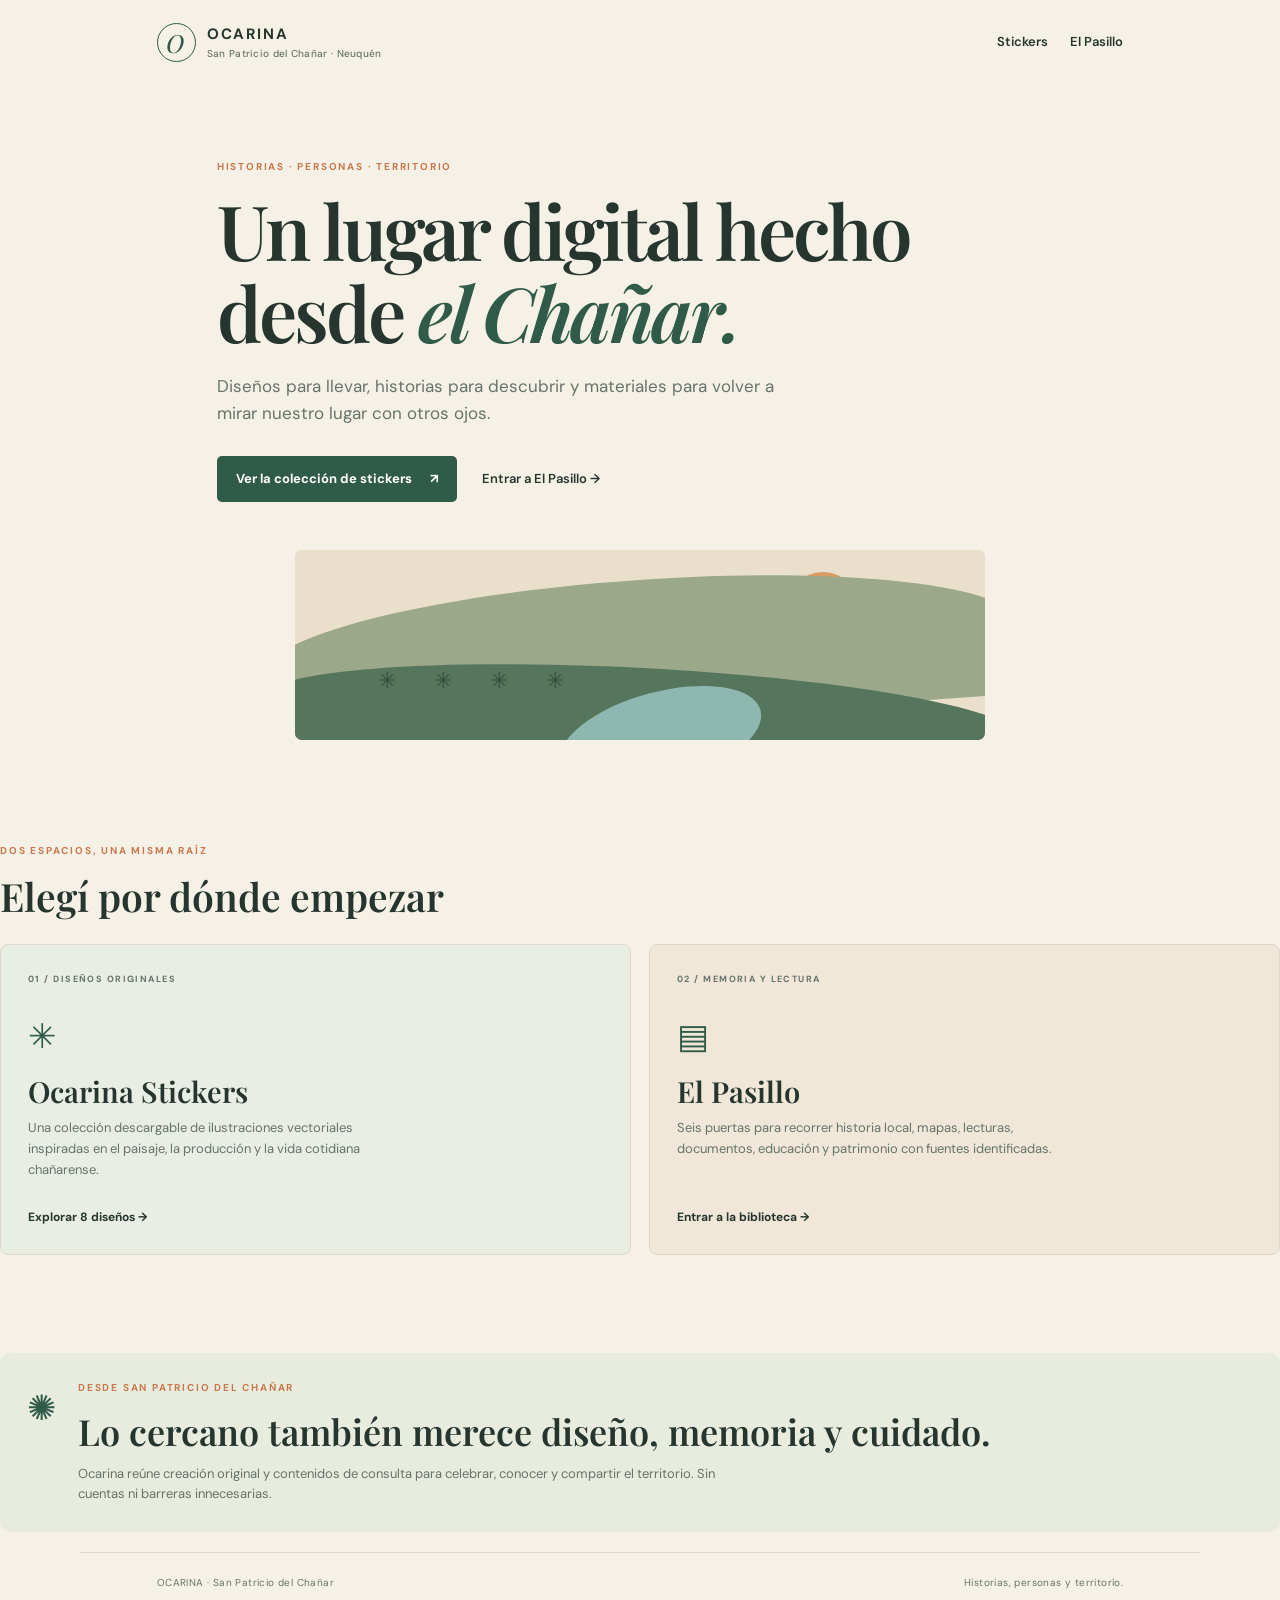
<file: index.html>
<!doctype html>
<html lang="es">
<head><meta charset="utf-8"><meta name="viewport" content="width=device-width, initial-scale=1"><meta name="theme-color" content="#f6f1e7"><meta name="description" content="Ocarina: diseños originales, memoria y materiales digitales nacidos en San Patricio del Chañar, Neuquén."><title>Ocarina · Un lugar digital hecho desde el Chañar</title><link rel="stylesheet" href="assets/css/style.css"></head>
<body>
<header class="site-header"><a class="brand" href="./" aria-label="Ocarina, inicio"><span class="brand-mark">O</span><span>OCARINA<small>San Patricio del Chañar · Neuquén</small></span></a><nav aria-label="Navegación principal"><a href="stickers/">Stickers</a><a href="pasillo/">El Pasillo</a></nav></header>
<main>
<section class="hero"><p class="eyebrow">Historias · Personas · Territorio</p><h1>Un lugar digital hecho desde <em>el Chañar.</em></h1><p class="intro">Diseños para llevar, historias para descubrir y materiales para volver a mirar nuestro lugar con otros ojos.</p><div class="hero-actions"><a class="button button-primary" href="stickers/">Ver la colección de stickers <span>↗</span></a><a class="text-link" href="pasillo/">Entrar a El Pasillo →</a></div>
<div class="landscape" role="img" aria-label="Ilustración abstracta de bardas, río y chacras"><span class="sun"></span><span class="hill hill-back"></span><span class="hill hill-front"></span><span class="river"></span><span class="grove">✳　✳　✳　✳</span></div></section>
<section class="section"><div class="section-heading"><p class="eyebrow">Dos espacios, una misma raíz</p><h2>Elegí por dónde empezar</h2></div><div class="feature-grid">
<a class="feature-card stickers-card" href="stickers/"><span class="feature-number">01 / DISEÑOS ORIGINALES</span><span class="feature-icon">✳</span><h3>Ocarina Stickers</h3><p>Una colección descargable de ilustraciones vectoriales inspiradas en el paisaje, la producción y la vida cotidiana chañarense.</p><span class="card-link">Explorar 8 diseños →</span></a>
<a class="feature-card pasillo-card" href="pasillo/"><span class="feature-number">02 / MEMORIA Y LECTURA</span><span class="feature-icon">▤</span><h3>El Pasillo</h3><p>Seis puertas para recorrer historia local, mapas, lecturas, documentos, educación y patrimonio con fuentes identificadas.</p><span class="card-link">Entrar a la biblioteca →</span></a>
</div></section>
<section class="story-band"><span class="story-icon">✺</span><div><p class="eyebrow">Desde San Patricio del Chañar</p><h2>Lo cercano también merece diseño, memoria y cuidado.</h2><p>Ocarina reúne creación original y contenidos de consulta para celebrar, conocer y compartir el territorio. Sin cuentas ni barreras innecesarias.</p></div></section>
</main><footer><span>OCARINA · San Patricio del Chañar</span><span>Historias, personas y territorio.</span></footer></body></html>
</file>
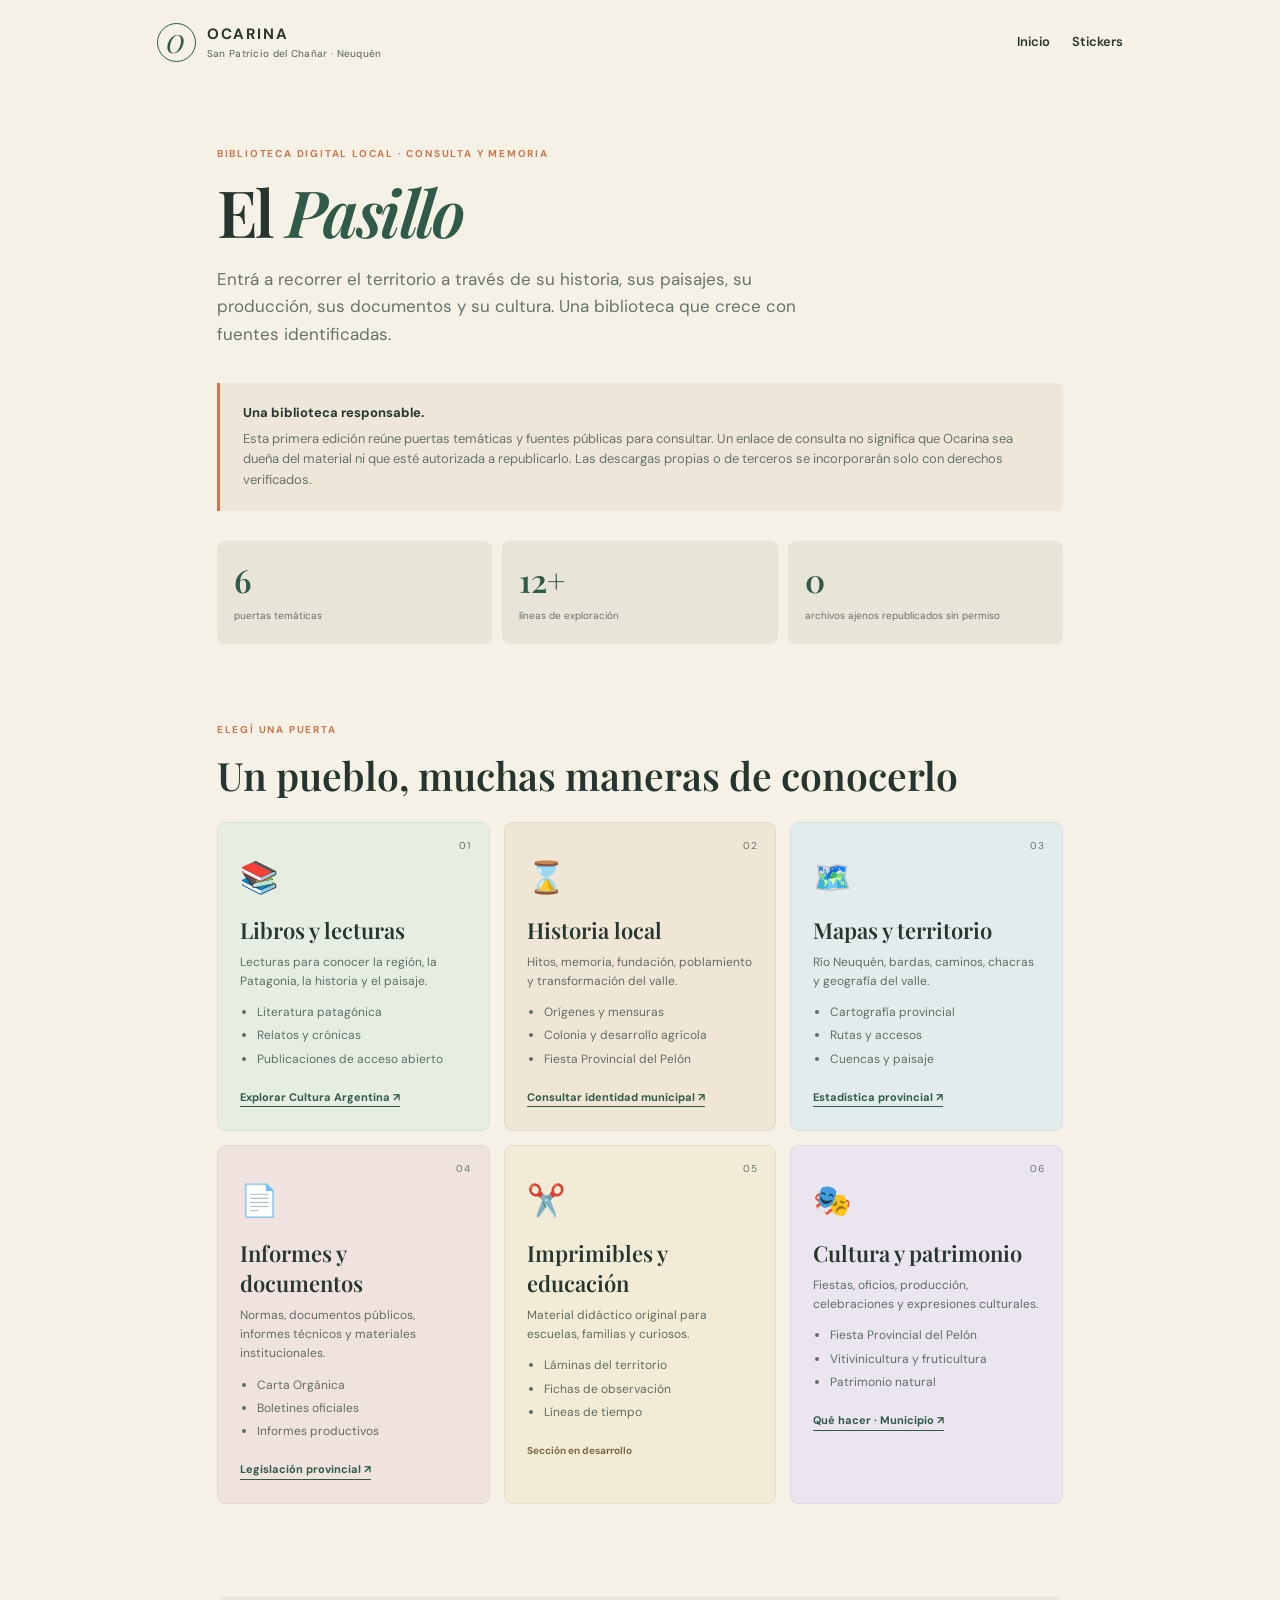
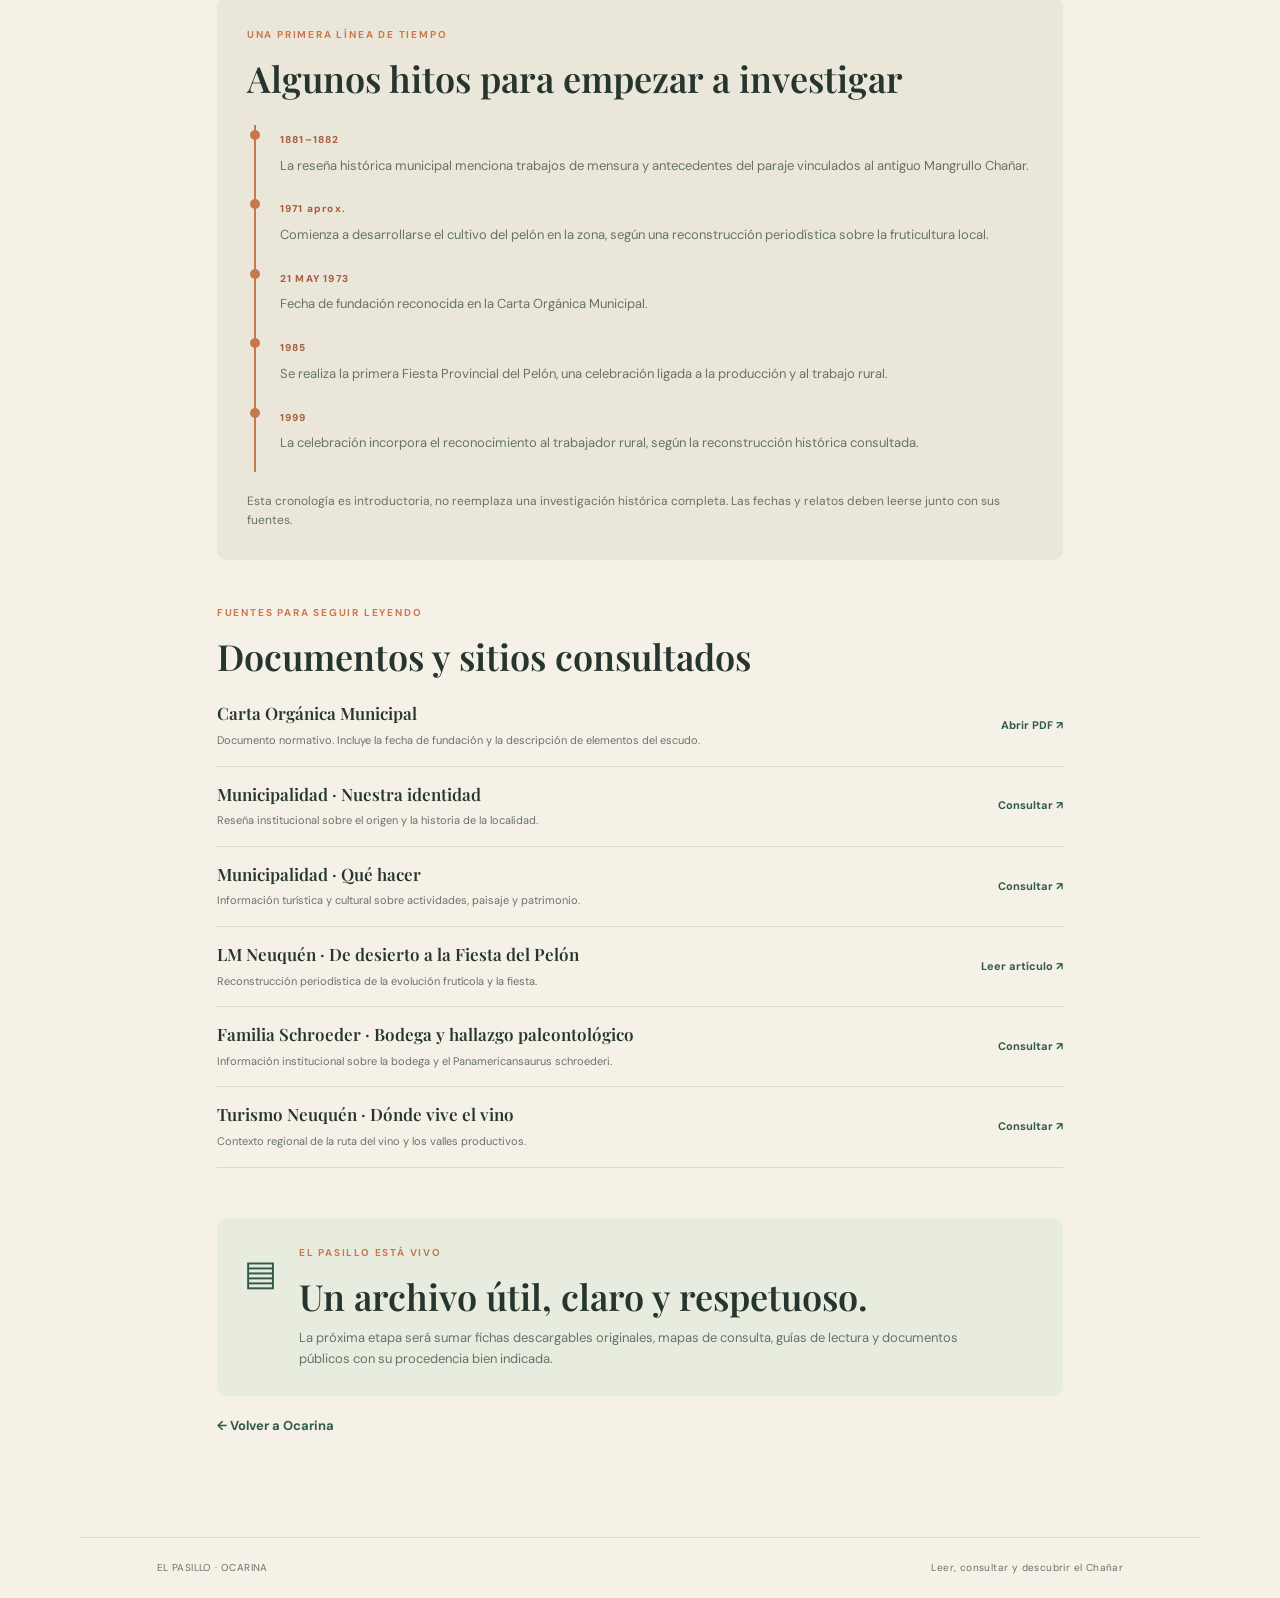
<file: pasillo/index.html>
<!doctype html>
<html lang="es">
<head><meta charset="utf-8"><meta name="viewport" content="width=device-width, initial-scale=1"><meta name="description" content="El Pasillo: biblioteca de consulta y memoria de San Patricio del Chañar."><title>El Pasillo · Memoria del Chañar</title><link rel="stylesheet" href="../assets/css/style.css"></head>
<body>
<header class="site-header"><a class="brand" href="../"><span class="brand-mark">O</span><span>OCARINA<small>San Patricio del Chañar · Neuquén</small></span></a><nav><a href="../">Inicio</a><a href="../stickers/">Stickers</a></nav></header>
<main class="subpage pasillo-page">
<p class="eyebrow">Biblioteca digital local · Consulta y memoria</p><h1>El <em>Pasillo</em></h1><p class="intro">Entrá a recorrer el territorio a través de su historia, sus paisajes, su producción, sus documentos y su cultura. Una biblioteca que crece con fuentes identificadas.</p>
<div class="notice"><strong>Una biblioteca responsable.</strong><p>Esta primera edición reúne puertas temáticas y fuentes públicas para consultar. Un enlace de consulta no significa que Ocarina sea dueña del material ni que esté autorizada a republicarlo. Las descargas propias o de terceros se incorporarán solo con derechos verificados.</p></div>
<div class="library-stats"><div><strong>6</strong><span>puertas temáticas</span></div><div><strong>12+</strong><span>líneas de exploración</span></div><div><strong>0</strong><span>archivos ajenos republicados sin permiso</span></div></div>
<section class="section"><div class="section-heading"><p class="eyebrow">Elegí una puerta</p><h2>Un pueblo, muchas maneras de conocerlo</h2></div>
<div class="library-grid">
<article class="library-card sage"><span class="library-number">01</span><span class="library-symbol">📚</span><h3>Libros y lecturas</h3><p>Lecturas para conocer la región, la Patagonia, la historia y el paisaje.</p><ul><li>Literatura patagónica</li><li>Relatos y crónicas</li><li>Publicaciones de acceso abierto</li></ul><a href="https://www.argentina.gob.ar/cultura" target="_blank" rel="noopener">Explorar Cultura Argentina ↗</a></article>
<article class="library-card sand"><span class="library-number">02</span><span class="library-symbol">⌛</span><h3>Historia local</h3><p>Hitos, memoria, fundación, poblamiento y transformación del valle.</p><ul><li>Orígenes y mensuras</li><li>Colonia y desarrollo agrícola</li><li>Fiesta Provincial del Pelón</li></ul><a href="https://www.sanpatricio.gob.ar/identidad" target="_blank" rel="noopener">Consultar identidad municipal ↗</a></article>
<article class="library-card blue"><span class="library-number">03</span><span class="library-symbol">🗺️</span><h3>Mapas y territorio</h3><p>Río Neuquén, bardas, caminos, chacras y geografía del valle.</p><ul><li>Cartografía provincial</li><li>Rutas y accesos</li><li>Cuencas y paisaje</li></ul><a href="https://www.estadisticaneuquen.gob.ar/" target="_blank" rel="noopener">Estadística provincial ↗</a></article>
<article class="library-card rose"><span class="library-number">04</span><span class="library-symbol">📄</span><h3>Informes y documentos</h3><p>Normas, documentos públicos, informes técnicos y materiales institucionales.</p><ul><li>Carta Orgánica</li><li>Boletines oficiales</li><li>Informes productivos</li></ul><a href="https://infoleg.neuquen.gob.ar/" target="_blank" rel="noopener">Legislación provincial ↗</a></article>
<article class="library-card yellow"><span class="library-number">05</span><span class="library-symbol">✂️</span><h3>Imprimibles y educación</h3><p>Material didáctico original para escuelas, familias y curiosos.</p><ul><li>Láminas del territorio</li><li>Fichas de observación</li><li>Líneas de tiempo</li></ul><span class="coming-label">Sección en desarrollo</span></article>
<article class="library-card lilac"><span class="library-number">06</span><span class="library-symbol">🎭</span><h3>Cultura y patrimonio</h3><p>Fiestas, oficios, producción, celebraciones y expresiones culturales.</p><ul><li>Fiesta Provincial del Pelón</li><li>Vitivinicultura y fruticultura</li><li>Patrimonio natural</li></ul><a href="https://sanpatricio.gob.ar/quehacer" target="_blank" rel="noopener">Qué hacer · Municipio ↗</a></article>
</div></section>
<section class="timeline-section"><p class="eyebrow">Una primera línea de tiempo</p><h2>Algunos hitos para empezar a investigar</h2><div class="timeline">
<div><time>1881–1882</time><p>La reseña histórica municipal menciona trabajos de mensura y antecedentes del paraje vinculados al antiguo Mangrullo Chañar.</p></div>
<div><time>1971 aprox.</time><p>Comienza a desarrollarse el cultivo del pelón en la zona, según una reconstrucción periodística sobre la fruticultura local.</p></div>
<div><time>21 MAY 1973</time><p>Fecha de fundación reconocida en la Carta Orgánica Municipal.</p></div>
<div><time>1985</time><p>Se realiza la primera Fiesta Provincial del Pelón, una celebración ligada a la producción y al trabajo rural.</p></div>
<div><time>1999</time><p>La celebración incorpora el reconocimiento al trabajador rural, según la reconstrucción histórica consultada.</p></div>
</div><p class="small-muted">Esta cronología es introductoria, no reemplaza una investigación histórica completa. Las fechas y relatos deben leerse junto con sus fuentes.</p></section>
<section class="sources-panel"><p class="eyebrow">Fuentes para seguir leyendo</p><h2>Documentos y sitios consultados</h2><div class="source-row"><div><strong>Carta Orgánica Municipal</strong><p>Documento normativo. Incluye la fecha de fundación y la descripción de elementos del escudo.</p></div><a href="https://infoleg.neuquen.gob.ar/Boletines/bo06092903001a.pdf" target="_blank" rel="noopener">Abrir PDF ↗</a></div><div class="source-row"><div><strong>Municipalidad · Nuestra identidad</strong><p>Reseña institucional sobre el origen y la historia de la localidad.</p></div><a href="https://www.sanpatricio.gob.ar/identidad" target="_blank" rel="noopener">Consultar ↗</a></div><div class="source-row"><div><strong>Municipalidad · Qué hacer</strong><p>Información turística y cultural sobre actividades, paisaje y patrimonio.</p></div><a href="https://sanpatricio.gob.ar/quehacer" target="_blank" rel="noopener">Consultar ↗</a></div><div class="source-row"><div><strong>LM Neuquén · De desierto a la Fiesta del Pelón</strong><p>Reconstrucción periodística de la evolución frutícola y la fiesta.</p></div><a href="https://masp.lmneuquen.com/fruticultura/de-desierto-la-fiesta-del-pelon-la-evolucion-san-patricio-del-chanar-y-sus-tradiciones-n1228109" target="_blank" rel="noopener">Leer artículo ↗</a></div><div class="source-row"><div><strong>Familia Schroeder · Bodega y hallazgo paleontológico</strong><p>Información institucional sobre la bodega y el Panamericansaurus schroederi.</p></div><a href="https://familiaschroeder.com/arg/bodega/" target="_blank" rel="noopener">Consultar ↗</a></div><div class="source-row"><div><strong>Turismo Neuquén · Dónde vive el vino</strong><p>Contexto regional de la ruta del vino y los valles productivos.</p></div><a href="https://turismo.neuquen.gob.ar/que-hacer-donde-vive-el-vino/" target="_blank" rel="noopener">Consultar ↗</a></div></section>
<section class="story-band"><span class="story-icon">▤</span><div><p class="eyebrow">El Pasillo está vivo</p><h2>Un archivo útil, claro y respetuoso.</h2><p>La próxima etapa será sumar fichas descargables originales, mapas de consulta, guías de lectura y documentos públicos con su procedencia bien indicada.</p></div></section>
<p class="back-link"><a href="../">← Volver a Ocarina</a></p></main><footer><span>EL PASILLO · OCARINA</span><span>Leer, consultar y descubrir el Chañar</span></footer></body></html>
</file>
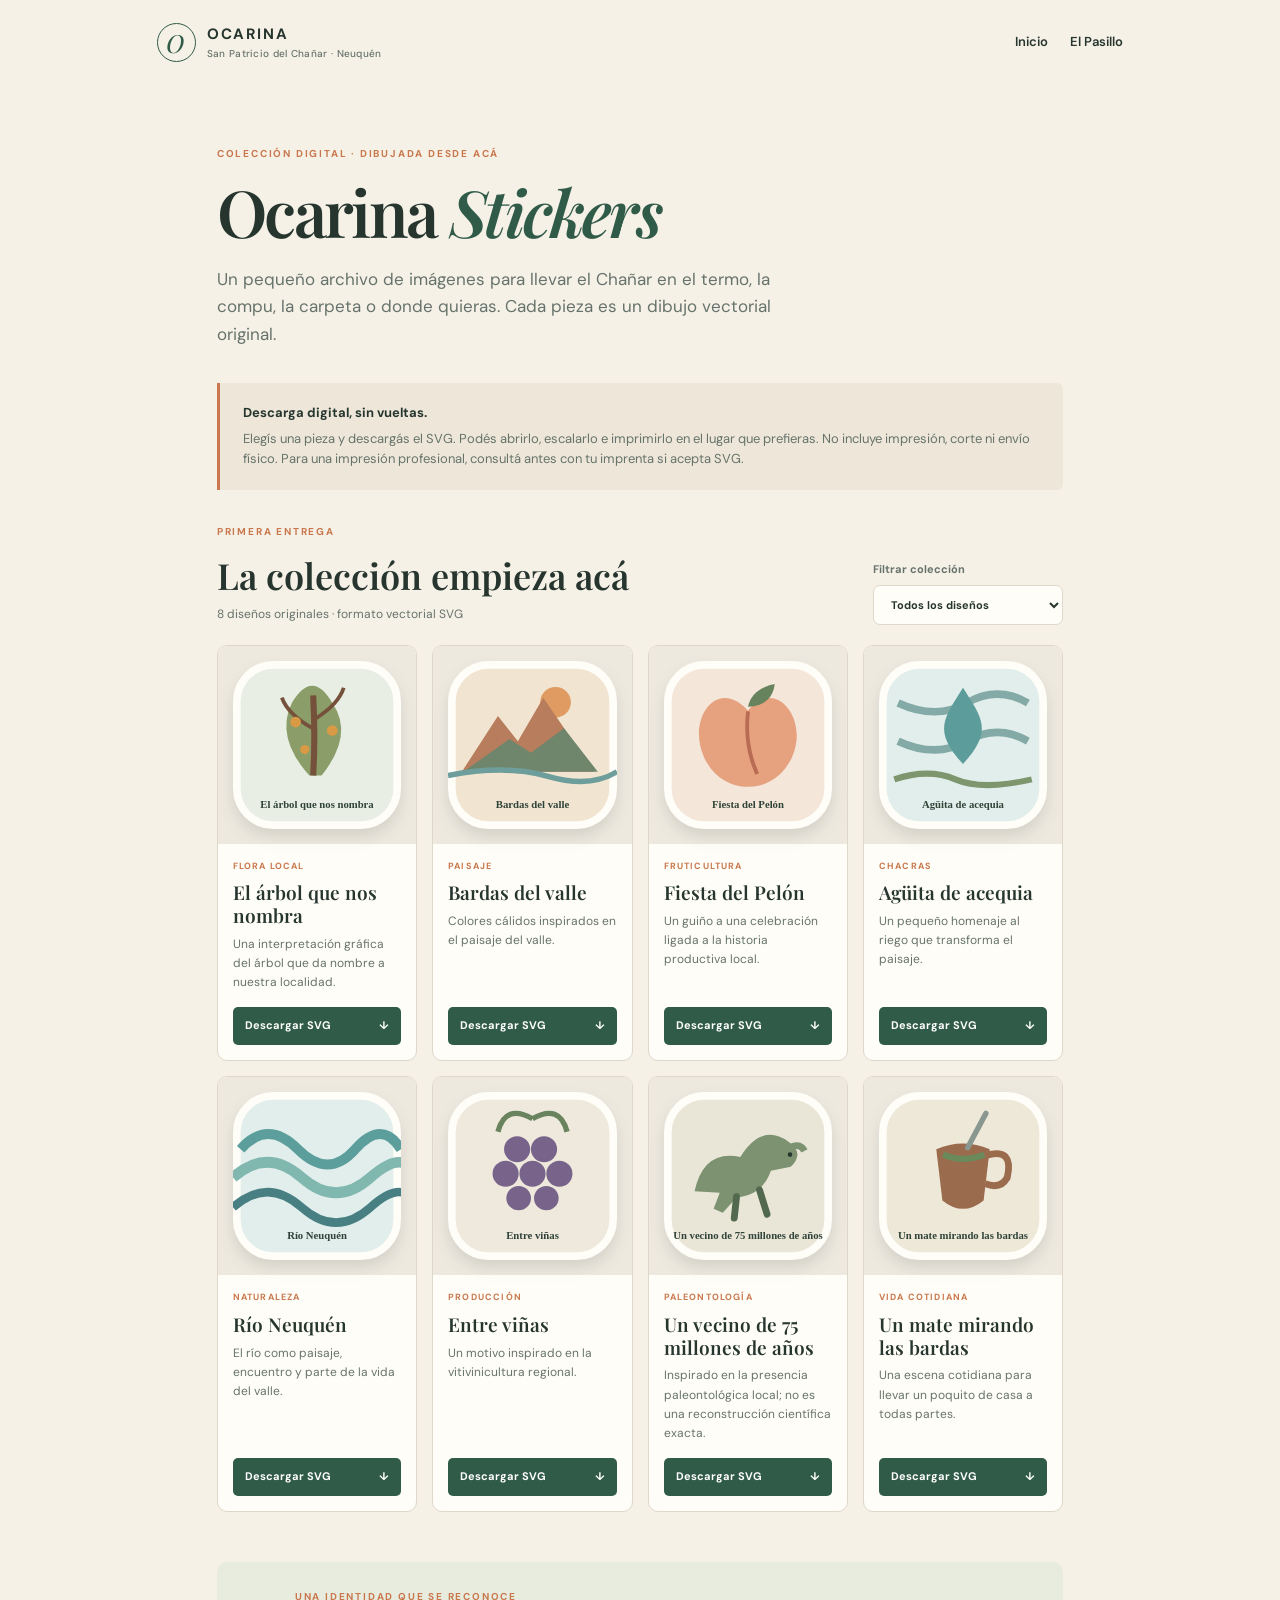
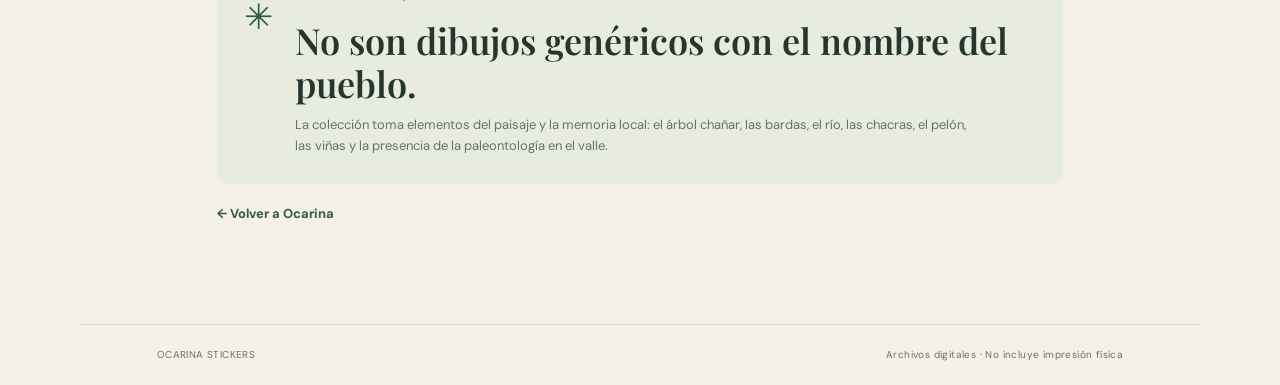
<file: stickers/index.html>
<!doctype html>
<html lang="es">
<head><meta charset="utf-8"><meta name="viewport" content="width=device-width, initial-scale=1"><meta name="description" content="Colección de stickers vectoriales originales inspirados en San Patricio del Chañar."><title>Ocarina Stickers · Diseños del Chañar</title><link rel="stylesheet" href="../assets/css/style.css"></head>
<body>
<header class="site-header"><a class="brand" href="../"><span class="brand-mark">O</span><span>OCARINA<small>San Patricio del Chañar · Neuquén</small></span></a><nav><a href="../">Inicio</a><a href="../pasillo/">El Pasillo</a></nav></header>
<main class="subpage">
<p class="eyebrow">Colección digital · Dibujada desde acá</p><h1>Ocarina <em>Stickers</em></h1>
<p class="intro">Un pequeño archivo de imágenes para llevar el Chañar en el termo, la compu, la carpeta o donde quieras. Cada pieza es un dibujo vectorial original.</p>
<div class="notice"><strong>Descarga digital, sin vueltas.</strong><p>Elegís una pieza y descargás el SVG. Podés abrirlo, escalarlo e imprimirlo en el lugar que prefieras. No incluye impresión, corte ni envío físico. Para una impresión profesional, consultá antes con tu imprenta si acepta SVG.</p></div>
<div class="catalog-toolbar"><div><p class="eyebrow">Primera entrega</p><h2>La colección empieza acá</h2><p class="small-muted">8 diseños originales · formato vectorial SVG</p></div><label class="filter-label">Filtrar colección<select id="sticker-filter"><option value="all">Todos los diseños</option><option value="paisaje">Paisaje y naturaleza</option><option value="chacra">Chacras y producción</option><option value="cultura">Cultura y vida cotidiana</option><option value="paleo">Paleontología</option></select></label></div>
<div id="sticker-catalog" class="sticker-grid" aria-live="polite"><p>Cargando colección…</p></div>
<section class="story-band"><span class="story-icon">✳</span><div><p class="eyebrow">Una identidad que se reconoce</p><h2>No son dibujos genéricos con el nombre del pueblo.</h2><p>La colección toma elementos del paisaje y la memoria local: el árbol chañar, las bardas, el río, las chacras, el pelón, las viñas y la presencia de la paleontología en el valle.</p></div></section>
<p class="back-link"><a href="../">← Volver a Ocarina</a></p>
</main><footer><span>OCARINA STICKERS</span><span>Archivos digitales · No incluye impresión física</span></footer><script src="../assets/js/stickers.js" defer></script></body></html>
</file>
<file: assets/css/style.css>
@import url('https://fonts.googleapis.com/css2?family=DM+Sans:wght@400;500;600;700&family=Playfair+Display:ital,wght@0,600;0,700;1,600;1,700&display=swap');
:root{--paper:#f6f1e7;--ink:#26362f;--muted:#66736b;--green:#315b49;--orange:#c9784d;--line:#ded8ca;--white:#fffdf8;--serif:'Playfair Display',Georgia,serif;--sans:'DM Sans',Arial,sans-serif}
*{box-sizing:border-box}html{scroll-behavior:smooth}body{margin:0;background:var(--paper);color:var(--ink);font-family:var(--sans);line-height:1.6}.site-header{max-width:1120px;margin:auto;padding:22px 6%;display:flex;align-items:center;justify-content:space-between;gap:20px}.brand{display:flex;align-items:center;gap:11px;color:var(--ink);text-decoration:none;font-weight:700;letter-spacing:.12em;font-size:15px}.brand small{display:block;color:var(--muted);font-size:10px;letter-spacing:.03em;font-weight:500}.brand-mark{width:39px;height:39px;border:1px solid var(--green);border-radius:50%;display:grid;place-items:center;font:italic 25px var(--serif);color:var(--green)}nav{display:flex;gap:22px}nav a,.text-link{color:var(--ink);text-decoration:none;font-size:13px;font-weight:600}nav a:hover,.text-link:hover,.back-link a:hover{color:var(--orange)}.hero,.subpage{max-width:1000px;margin:auto;padding:75px 6% 55px}.hero{position:relative;min-height:520px}.eyebrow{font-size:10px;font-weight:700;letter-spacing:.18em;text-transform:uppercase;color:var(--orange);margin:0 0 14px}h1,h2,h3,p{margin-top:0}h1{font:600 clamp(43px,7vw,76px)/1.08 var(--serif);letter-spacing:-.04em;max-width:720px;margin-bottom:20px}h1 em{color:var(--green)}.intro{font-size:17px;color:var(--muted);max-width:590px}.hero-actions{display:flex;align-items:center;gap:25px;flex-wrap:wrap;margin-top:28px}.button{display:inline-flex;gap:18px;align-items:center;padding:13px 19px;border-radius:5px;text-decoration:none;font-size:13px;font-weight:700}.button-primary{background:var(--green);color:white}.button-primary:hover{background:#244535}.landscape{height:190px;max-width:690px;margin:48px auto 0;position:relative;overflow:hidden;border-radius:7px;background:#e9dfca}.sun{position:absolute;width:76px;height:76px;border-radius:50%;background:#d99a64;right:18%;top:22px}.hill{position:absolute;left:-5%;width:110%;border-radius:50% 50% 0 0}.hill-back{height:140px;bottom:20px;background:#9ba88a;transform:rotate(-4deg)}.hill-front{height:100px;bottom:-28px;background:#55755d;transform:rotate(3deg)}.river{position:absolute;bottom:-42px;left:38%;width:30%;height:90px;background:#8eb7b0;transform:rotate(-15deg);border-radius:50%}.grove{position:absolute;bottom:42px;left:12%;color:#334f3b;font-size:22px;letter-spacing:8px}.section{padding:48px 0}.section-heading h2{font:600 clamp(27px,4vw,39px)/1.2 var(--serif);margin-bottom:24px}.feature-grid{display:grid;grid-template-columns:repeat(2,minmax(0,1fr));gap:18px}.feature-card{position:relative;display:flex;flex-direction:column;min-height:300px;padding:27px;border-radius:8px;text-decoration:none;color:var(--ink);border:1px solid var(--line);background:var(--white);transition:transform .2s,box-shadow .2s}.feature-card:hover{transform:translateY(-3px);box-shadow:0 12px 30px #26362f12}.stickers-card{background:#e8eee4}.pasillo-card{background:#f0e7d8}.feature-number{font-size:9px;letter-spacing:.16em;font-weight:700;color:var(--muted)}.feature-icon{font-size:34px;margin:23px 0 8px;color:var(--green)}.feature-card h3{font:600 29px var(--serif);margin-bottom:8px}.feature-card p,.collection p{font-size:13px;color:var(--muted);max-width:380px}.card-link{font-size:12px;font-weight:700;margin-top:auto;padding-top:15px}.soon{position:absolute;right:18px;top:18px;background:#e1d2b6;color:#6e5737;padding:4px 9px;border-radius:30px;font-size:9px;font-weight:700}.note{display:flex;gap:16px;align-items:center;border-top:1px solid var(--line);padding:24px 0;color:var(--muted);font-size:13px}.note span{font-size:27px;color:var(--orange)}.note p{margin:0}.note strong{color:var(--ink)}footer{border-top:1px solid var(--line);padding:22px 6%;display:flex;justify-content:space-between;gap:15px;max-width:1120px;margin:auto;color:var(--muted);font-size:10px;letter-spacing:.04em}.subpage{padding-top:62px;min-height:75vh}.subpage h1{font-size:clamp(43px,6vw,65px)}.notice{margin:35px 0 20px;padding:20px 23px;border-left:3px solid var(--orange);background:#eee7d9;border-radius:0 6px 6px 0;font-size:13px}.notice p{color:var(--muted);margin:5px 0 0}.collection-grid{display:grid;grid-template-columns:repeat(3,minmax(0,1fr));gap:13px}.collection{padding:20px;background:var(--white);border:1px solid var(--line);border-radius:7px;min-height:160px}.collection>span{font-size:25px}.collection h3{font:600 18px var(--serif);margin:12px 0 5px}.collection p{margin:0}.back-link{margin:20px 0 45px;font-size:13px}.back-link a{color:var(--green);font-weight:700;text-decoration:none}
@media(max-width:650px){.site-header{padding:17px 5%;align-items:flex-start}.brand{font-size:13px}.brand-mark{width:34px;height:34px}nav{gap:12px;padding-top:9px}nav a{font-size:11px}.hero,.subpage{padding:55px 6% 35px}.hero{min-height:auto}.intro{font-size:15px}.landscape{height:145px;margin-top:38px}.feature-grid{grid-template-columns:1fr}.feature-card{min-height:260px}.collection-grid{grid-template-columns:repeat(2,minmax(0,1fr))}.collection{padding:15px;min-height:150px}.collection h3{font-size:16px}footer{flex-direction:column;gap:4px}.section{padding:35px 0}}@media(max-width:360px){nav{gap:8px}.collection-grid{grid-template-columns:1fr}}

/* Expansión visual: catálogo y biblioteca */
.catalog-toolbar{display:flex;align-items:end;justify-content:space-between;gap:20px;margin:34px 0 20px}.catalog-toolbar h2,.story-band h2,.timeline-section h2,.sources-panel h2{font:600 clamp(25px,4vw,36px)/1.2 var(--serif);margin:0 0 8px}.small-muted{font-size:12px;color:var(--muted);margin:0}.filter-label{display:grid;gap:6px;font-size:11px;font-weight:700;color:var(--muted)}.filter-label select{min-width:190px;padding:11px 13px;border:1px solid var(--line);border-radius:7px;background:var(--white);color:var(--ink);font:inherit}.sticker-grid{display:grid;grid-template-columns:repeat(4,minmax(0,1fr));gap:15px}.sticker-product{overflow:hidden;border:1px solid var(--line);border-radius:10px;background:var(--white);display:flex;flex-direction:column}.sticker-art{background:#eee9df;padding:15px;display:grid;place-items:center;aspect-ratio:1.12}.sticker-art img{display:block;width:100%;max-width:190px;filter:drop-shadow(0 8px 7px #26362f20);transition:transform .2s}.sticker-product:hover .sticker-art img{transform:rotate(-3deg) scale(1.04)}.sticker-info{padding:15px;display:flex;flex-direction:column;flex:1}.product-tag{font-size:9px;text-transform:uppercase;letter-spacing:.13em;color:var(--orange);font-weight:700}.sticker-info h3{font:600 19px/1.2 var(--serif);margin:8px 0}.sticker-info p{font-size:12px;color:var(--muted);margin:0 0 15px}.download-link{margin-top:auto;display:flex;justify-content:space-between;align-items:center;padding:10px 12px;background:var(--green);border-radius:5px;color:white;text-decoration:none;font-size:11px;font-weight:700}.download-link:hover{background:#244535}.story-band{display:flex;gap:22px;align-items:flex-start;padding:27px;margin:50px 0 20px;background:#e7ecdf;border-radius:10px}.story-icon{font-size:35px;color:var(--green)}.story-band p:last-child{margin:10px 0 0;color:var(--muted);font-size:13px;max-width:680px}.library-stats{display:grid;grid-template-columns:repeat(3,1fr);gap:10px;margin:30px 0}.library-stats div{background:#e9e4d8;border-radius:8px;padding:17px}.library-stats strong{display:block;font:600 32px var(--serif);color:var(--green)}.library-stats span{font-size:10px;color:var(--muted)}.library-grid{display:grid;grid-template-columns:repeat(3,minmax(0,1fr));gap:14px}.library-card{position:relative;min-height:285px;padding:22px;border-radius:9px;border:1px solid #26362f12;overflow:hidden}.library-card.sage{background:#e6eee3}.library-card.sand{background:#f0e6d6}.library-card.blue{background:#e2ecec}.library-card.rose{background:#f0e3df}.library-card.yellow{background:#f2ecd6}.library-card.lilac{background:#eae5ef}.library-number{position:absolute;right:17px;top:15px;font-size:10px;letter-spacing:.12em;color:#65756a}.library-symbol{display:block;font-size:31px;margin:8px 0 12px}.library-card h3{font:600 22px var(--serif);margin:0 0 8px}.library-card p,.library-card li{font-size:12px;color:#5f6e64}.library-card ul{padding-left:17px;margin:12px 0}.library-card li{margin:4px 0}.library-card>a{display:inline-block;margin-top:8px;color:#315b49;font-size:11px;font-weight:700;text-decoration:none;border-bottom:1px solid #315b49}.coming-label{display:inline-block;margin-top:9px;font-size:10px;font-weight:700;color:#7b6848}.timeline-section{margin:45px 0;padding:30px;background:#ebe6da;border-radius:10px}.timeline{border-left:2px solid #c9784d;margin:25px 0 20px 7px;padding-left:24px}.timeline>div{position:relative;padding:0 0 18px}.timeline>div:before{content:"";position:absolute;width:10px;height:10px;border-radius:50%;background:#c9784d;left:-30px;top:5px}.timeline time{font-size:10px;font-weight:800;letter-spacing:.12em;color:#a85e3d}.timeline p{margin:5px 0 0;font-size:13px;color:var(--muted)}.sources-panel{margin:45px 0}.source-row{display:flex;justify-content:space-between;align-items:center;gap:20px;padding:16px 0;border-bottom:1px solid var(--line)}.source-row strong{font:600 17px var(--serif)}.source-row p{font-size:11px;color:var(--muted);margin:4px 0 0}.source-row>a{white-space:nowrap;color:var(--green);font-size:11px;font-weight:700;text-decoration:none}
@media(max-width:800px){.sticker-grid{grid-template-columns:repeat(2,minmax(0,1fr))}.library-grid{grid-template-columns:repeat(2,minmax(0,1fr))}}
@media(max-width:560px){.catalog-toolbar{align-items:stretch;flex-direction:column}.filter-label select{width:100%}.library-grid{grid-template-columns:1fr}.library-card{min-height:0}.library-stats{gap:6px}.library-stats div{padding:12px}.library-stats strong{font-size:26px}.library-stats span{font-size:9px}.story-band{padding:20px;gap:12px}.source-row{align-items:flex-start;flex-direction:column;gap:6px}.sticker-info{padding:12px}.sticker-info h3{font-size:17px}}
</file>
